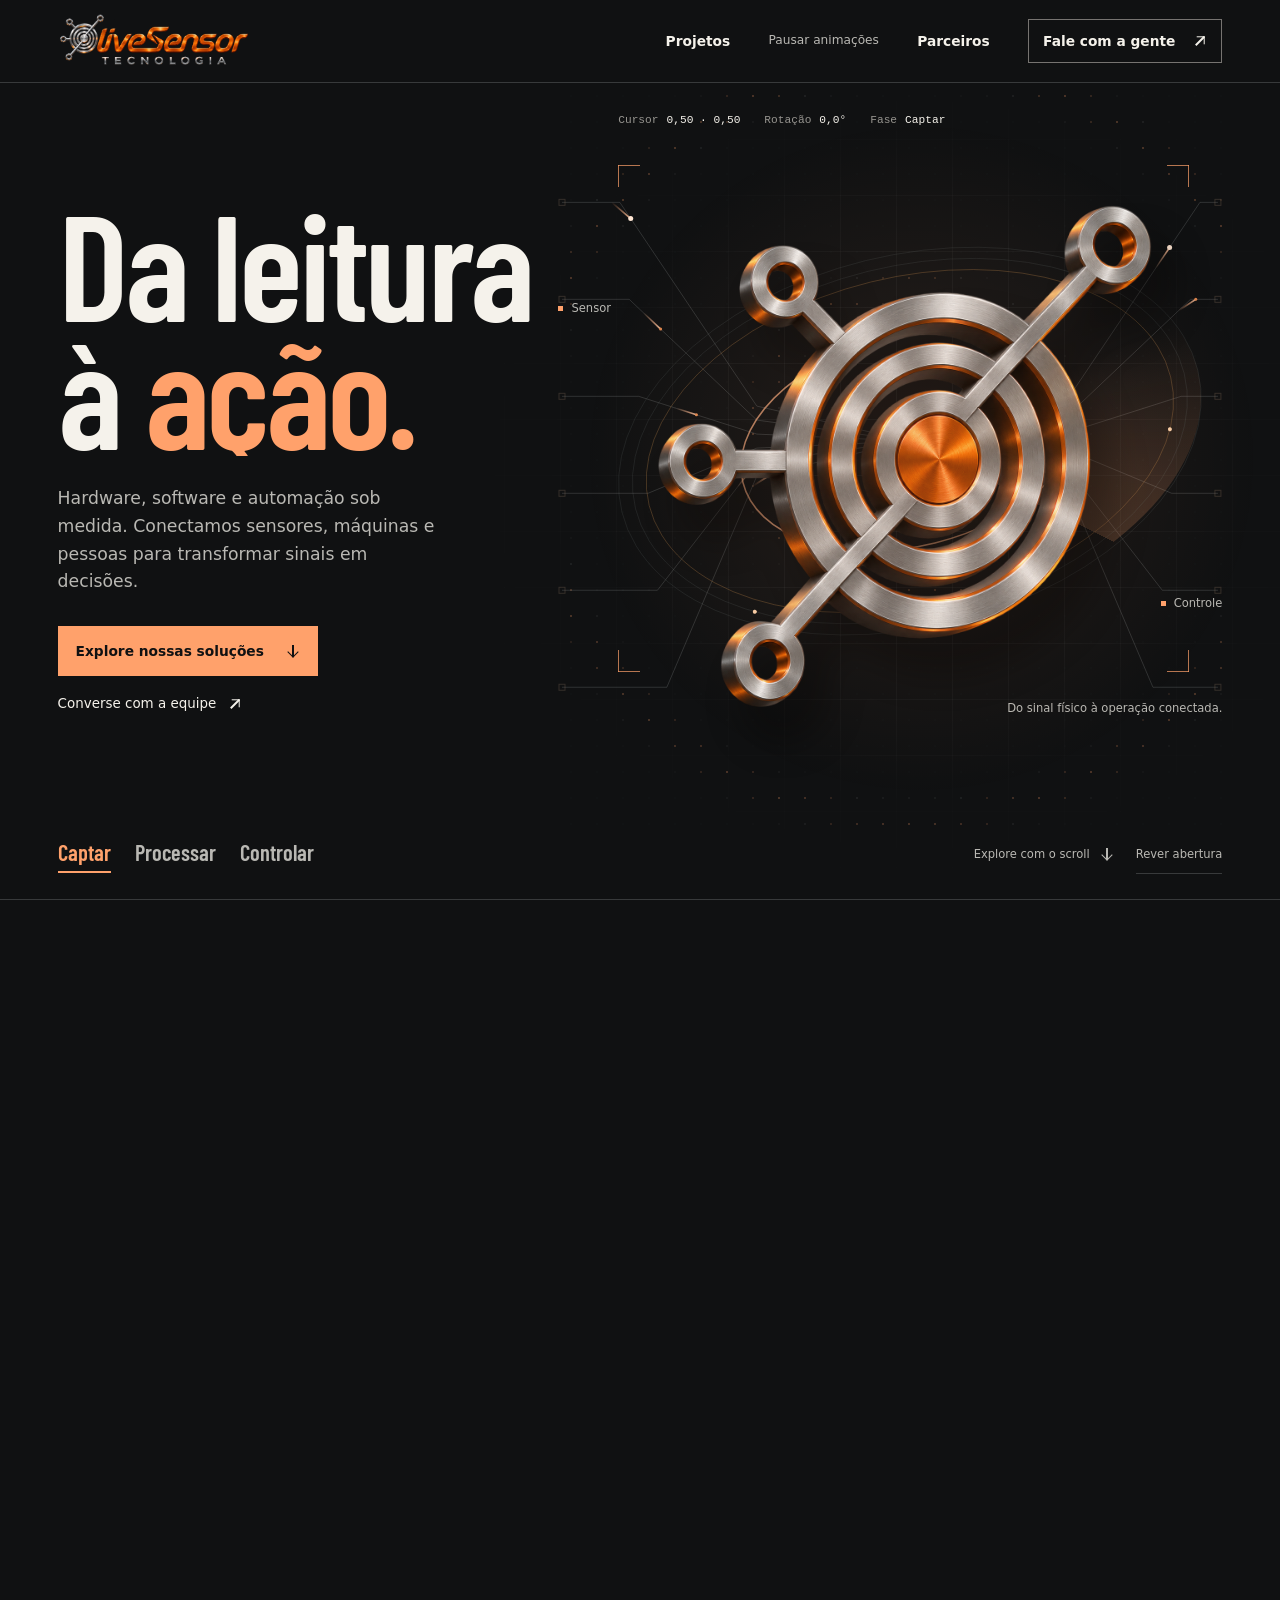
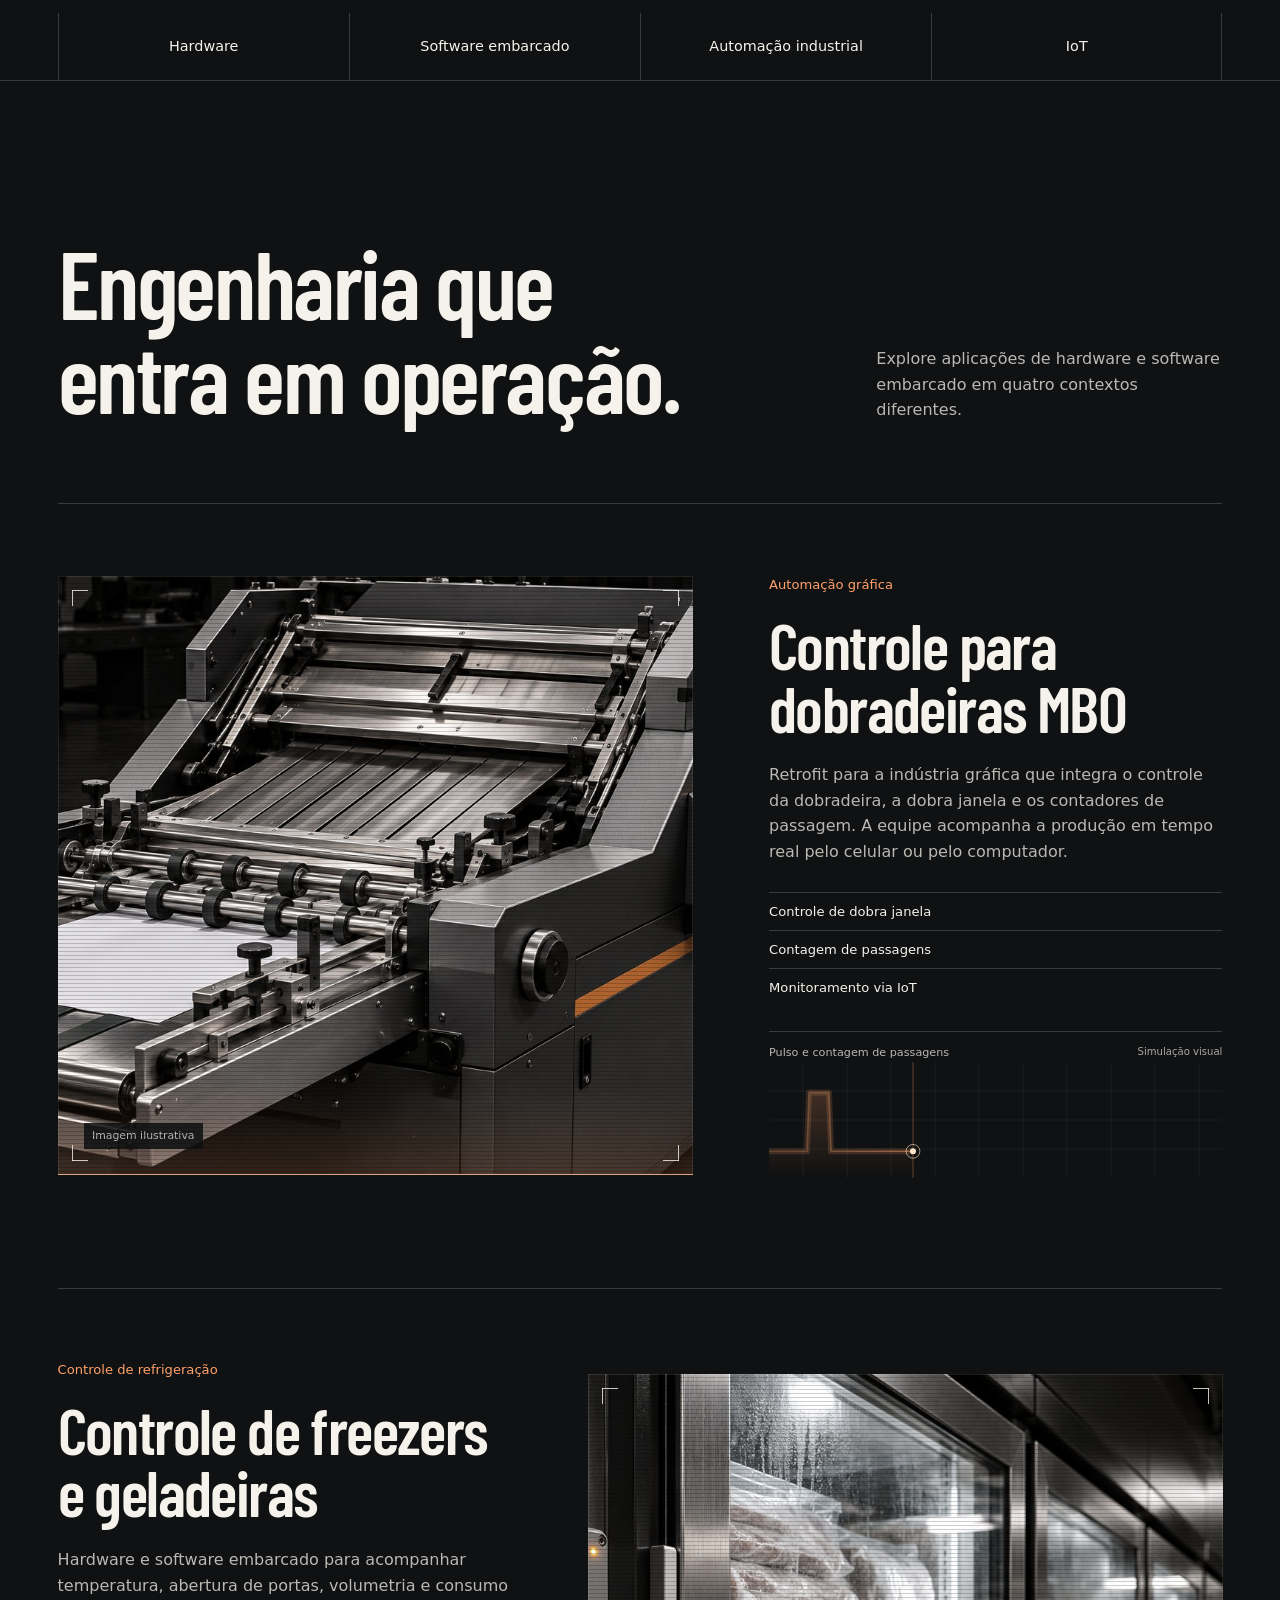
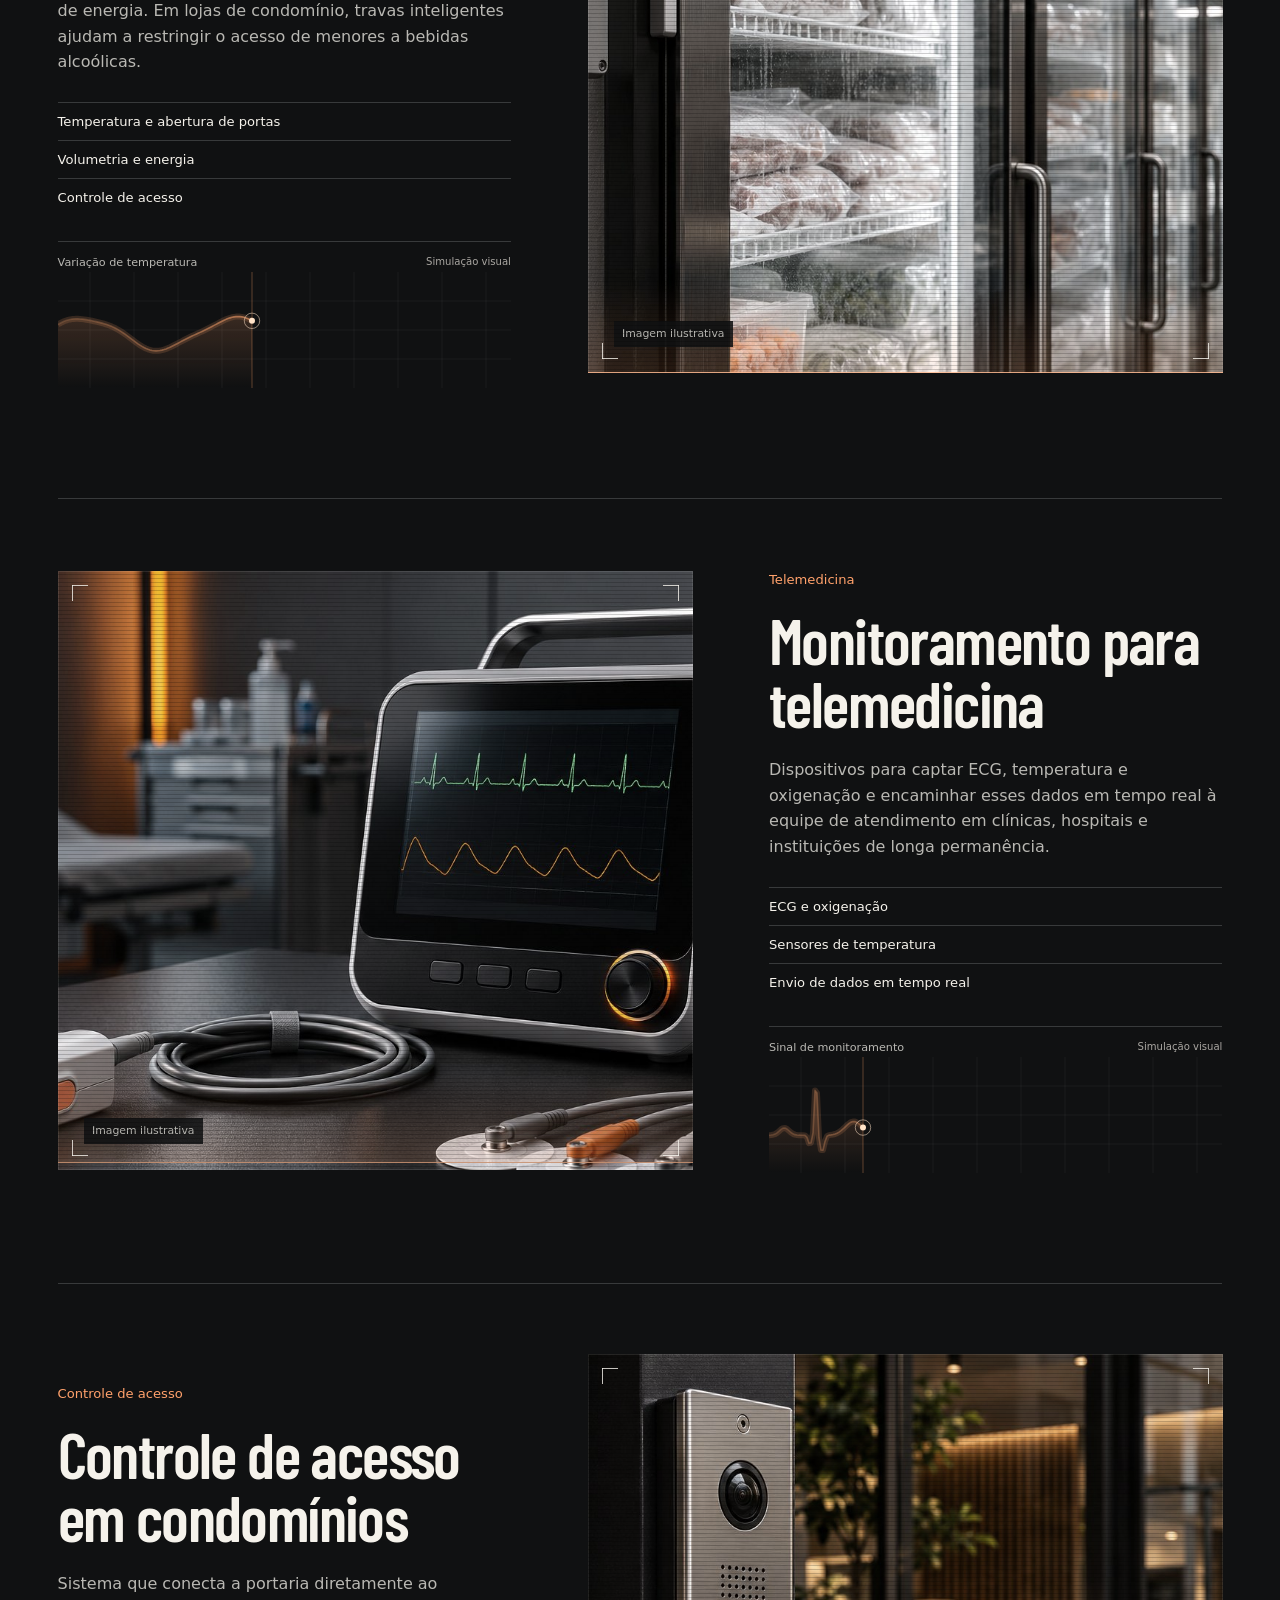
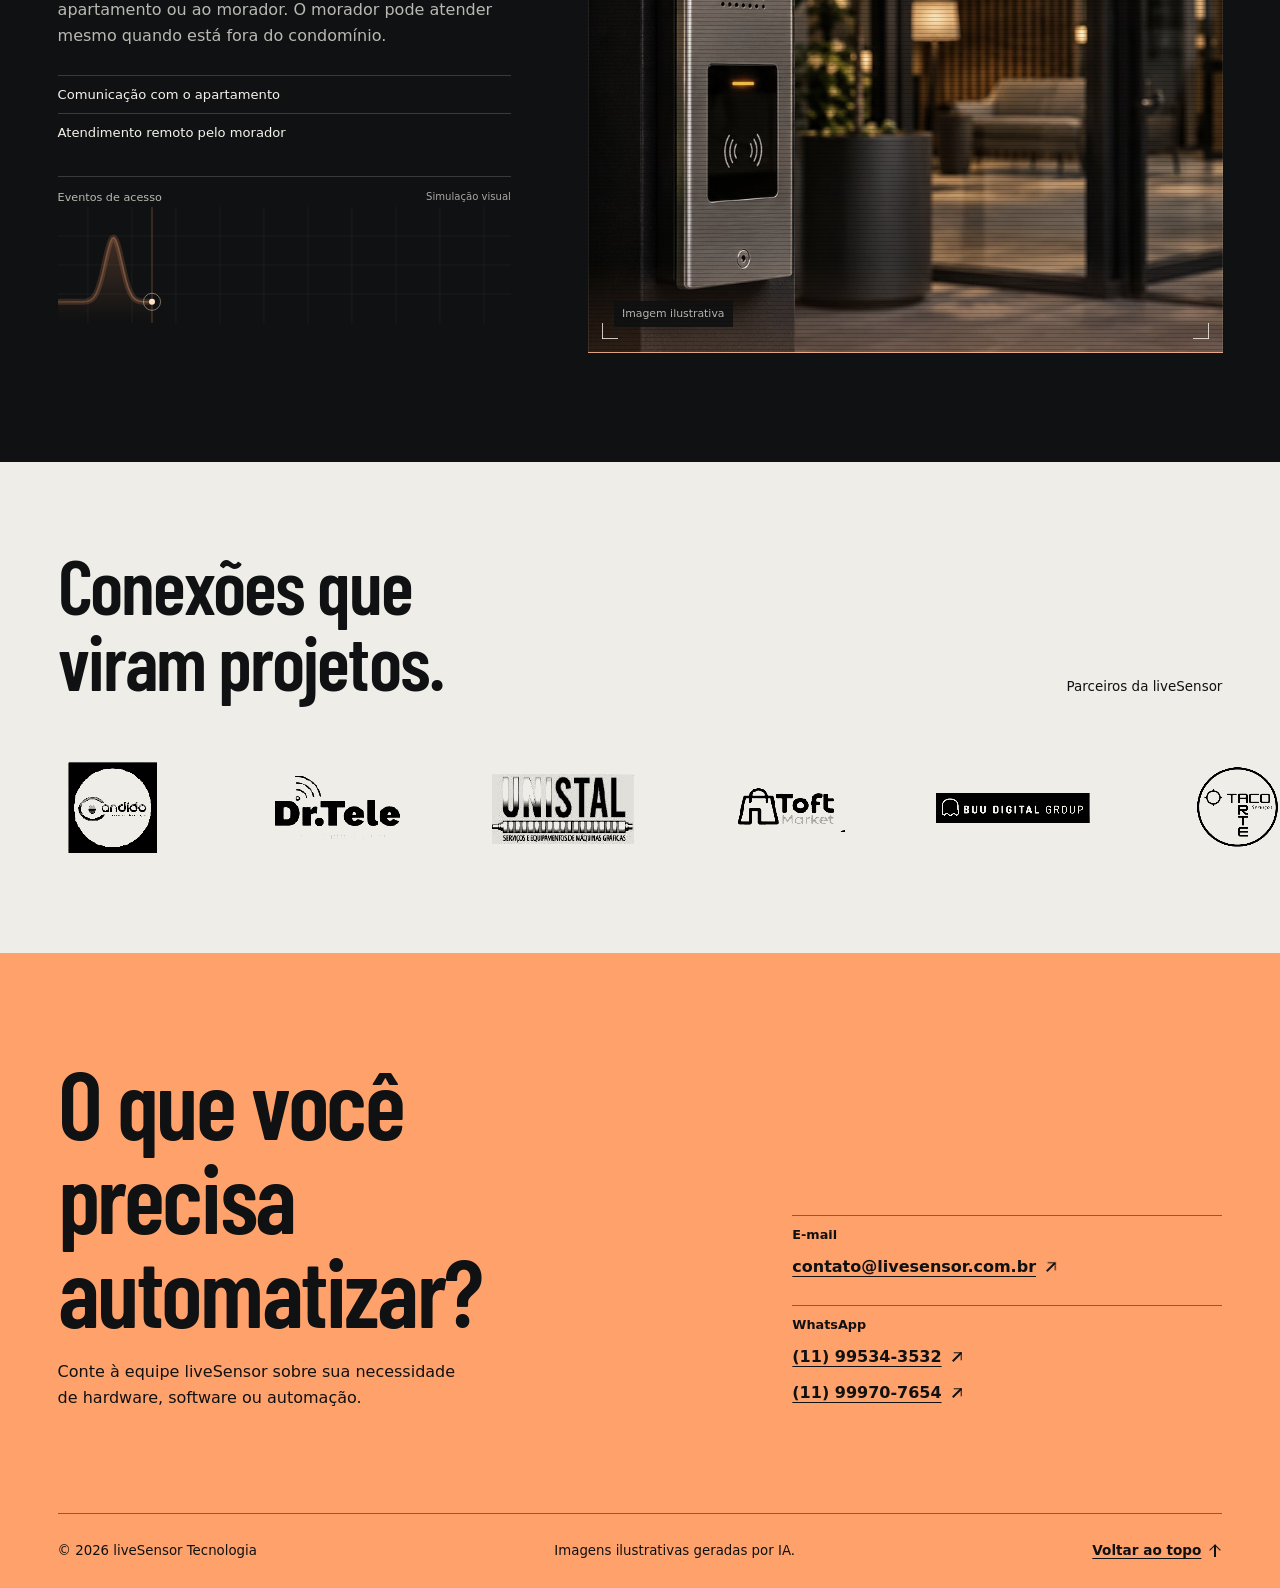
<file: index.html>
<!doctype html>
<html lang="pt-BR">
<head>
  <meta charset="utf-8">
  <meta name="viewport" content="width=device-width, initial-scale=1">
  <meta name="theme-color" content="#141414">
  <meta name="description" content="liveSensor Tecnologia. Engenharia de hardware, software embarcado, automação industrial e IoT sob medida.">
  <title>liveSensor | Da leitura à ação</title>
  <link rel="stylesheet" href="assets/lenis.css">
  <link rel="stylesheet" href="styles.css">
  <script src="assets/lenis.min.js" defer></script>
  <script src="script.js" defer></script>
</head>
<body id="topo">
  <a class="skip-link" href="#conteudo">Pular para o conteúdo</a>

  <header class="header">
    <div class="frame header-inner">
      <a class="brand" href="#topo" aria-label="liveSensor Tecnologia, início">
        <img src="assets/logo-3d.png" width="2173" height="724" alt="liveSensor Tecnologia">
      </a>
      <button class="menu-toggle" type="button" aria-controls="main-navigation" aria-expanded="false" hidden>Menu <span class="menu-mark" aria-hidden="true"></span></button>
      <nav class="main-nav" id="main-navigation" aria-label="Navegação principal">
        <a href="#portfolio">Projetos</a>
        <button class="motion-toggle" type="button" aria-pressed="false" hidden>Pausar animações</button>
        <a href="#parceiros">Parceiros</a>
        <a class="nav-contact" href="#contato">Fale com a gente <span class="arrow arrow-up-right" aria-hidden="true"></span></a>
      </nav>
    </div>
  </header>

  <main id="conteudo" tabindex="-1">
    
    <section class="hero-scroll" aria-labelledby="hero-title">
      <div class="hero-sticky">
        <div class="hero-stage frame">
          <div class="hero-copy">
            <h1 id="hero-title">Da leitura<br>à <em>ação.</em></h1>
            <p>Hardware, software e automação sob medida. Conectamos sensores, máquinas e pessoas para transformar sinais em decisões.</p>
            <div class="hero-actions">
              <a class="button button-primary" href="#portfolio">Explore nossas soluções <span class="arrow arrow-down" aria-hidden="true"></span></a>
              <a class="hero-contact" href="#contato">Converse com a equipe <span class="arrow arrow-up-right" aria-hidden="true"></span></a>
            </div>
          </div>
          <div class="signal-scene" aria-label="Representação do fluxo entre sensores, processamento e controle">
            <canvas id="signal-field" aria-hidden="true"></canvas>
            <div class="sensor-perspective">
              <div class="sensor-float">
                <img class="sensor-emblem" src="assets/sensor-3d.png" alt="Símbolo liveSensor com anéis de titânio e núcleo em cobre" width="1280" height="1280" fetchpriority="high">
                <span class="sensor-sheen" aria-hidden="true"></span>
              </div>
            </div>
            <span class="scan-beam" aria-hidden="true"></span>
            <span class="hud-frame" aria-hidden="true"></span>
            <dl class="hud-readout" aria-hidden="true">
              <div><dt>Cursor</dt><dd data-hud="cursor">0,50 · 0,50</dd></div>
              <div><dt>Rotação</dt><dd data-hud="rot">0,0°</dd></div>
              <div><dt>Fase</dt><dd data-hud="phase">Captar</dd></div>
            </dl>
            <div class="node-label node-input"><span></span>Sensor</div>
            <div class="node-label node-output"><span></span>Controle</div>
            <div class="scene-caption">Do sinal físico à operação conectada.</div>
          </div>
          <div class="hero-bottom">
            <ol class="signal-steps" aria-label="Etapas de uma solução conectada">
              <li class="is-active">Captar</li><li>Processar</li><li>Controlar</li>
            </ol>
            <div class="intro-controls"><span>Explore com o scroll <span class="arrow arrow-down" aria-hidden="true"></span></span><button type="button" class="replay-intro" hidden>Rever abertura</button></div>
          </div>
        </div>
      </div>
    </section>
    <div class="capabilities">
      <ul class="frame capability-list" aria-label="Áreas de atuação">
        <li>Hardware</li>
        <li>Software embarcado</li>
        <li>Automação industrial</li>
        <li>IoT</li>
      </ul>
    </div>

    
    <section class="portfolio" id="portfolio" aria-labelledby="portfolio-title">
      <div class="frame section-heading">
        <h2 id="portfolio-title">Engenharia que<br>entra em operação.</h2>
        <p>Explore aplicações de hardware e software embarcado em quatro contextos diferentes.</p>
      </div>
      <div class="frame projects"><article class="project-section" id="case-mbo" aria-labelledby="mbo-title">
          <figure class="project-media">
            <img src="assets/mbo-ilustracao.jpg" alt="Dobradeira de papel industrial com painel de controle e sistema de alimentação" width="1536" height="1024" loading="lazy" decoding="async">
            <figcaption>Imagem ilustrativa</figcaption>
          </figure>
          <div class="project-content">
            <p class="project-category">Automação gráfica</p><h3 id="mbo-title">Controle para dobradeiras MBO</h3>
            <p>Retrofit para a indústria gráfica que integra o controle da dobradeira, a dobra janela e os contadores de passagem. A equipe acompanha a produção em tempo real pelo celular ou pelo computador.</p>
            <ul class="case-details" aria-label="Recursos">
              <li>Controle de dobra janela</li>
              <li>Contagem de passagens</li>
              <li>Monitoramento via IoT</li>
            </ul><figure class="signal-graph"><figcaption>Pulso e contagem de passagens<span>Simulação visual</span></figcaption><canvas data-graph="pulse" role="img" aria-label="Gráfico ilustrativo de pulso e contagem de passagens"></canvas></figure>
          </div>
        </article>
<article class="project-section" id="case-freezer" aria-labelledby="freezer-title">
          <figure class="project-media">
            <img src="assets/freezer-ilustracao.jpg" alt="Freezers comerciais com portas de vidro e sensor instalado junto à porta" width="1536" height="1024" loading="lazy" decoding="async">
            <figcaption>Imagem ilustrativa</figcaption>
          </figure>
          <div class="project-content">
            <p class="project-category">Controle de refrigeração</p><h3 id="freezer-title">Controle de freezers e geladeiras</h3>
            <p>Hardware e software embarcado para acompanhar temperatura, abertura de portas, volumetria e consumo de energia. Em lojas de condomínio, travas inteligentes ajudam a restringir o acesso de menores a bebidas alcoólicas.</p>
            <ul class="case-details" aria-label="Recursos">
              <li>Temperatura e abertura de portas</li>
              <li>Volumetria e energia</li>
              <li>Controle de acesso</li>
            </ul><figure class="signal-graph"><figcaption>Variação de temperatura<span>Simulação visual</span></figcaption><canvas data-graph="temperature" role="img" aria-label="Gráfico ilustrativo de variação de temperatura"></canvas></figure>
          </div>
        </article>
<article class="project-section" id="case-telemedicina" aria-labelledby="telemedicina-title">
          <figure class="project-media">
            <img src="assets/telemedicina-ilustracao.jpg" alt="Monitor multiparamétrico com traçado de ECG e sensor de oxigenação" width="1536" height="1024" loading="lazy" decoding="async">
            <figcaption>Imagem ilustrativa</figcaption>
          </figure>
          <div class="project-content">
            <p class="project-category">Telemedicina</p><h3 id="telemedicina-title">Monitoramento para telemedicina</h3>
            <p>Dispositivos para captar ECG, temperatura e oxigenação e encaminhar esses dados em tempo real à equipe de atendimento em clínicas, hospitais e instituições de longa permanência.</p>
            <ul class="case-details" aria-label="Recursos">
              <li>ECG e oxigenação</li>
              <li>Sensores de temperatura</li>
              <li>Envio de dados em tempo real</li>
            </ul><figure class="signal-graph"><figcaption>Sinal de monitoramento<span>Simulação visual</span></figcaption><canvas data-graph="ecg" role="img" aria-label="Gráfico ilustrativo de sinal de monitoramento"></canvas></figure>
          </div>
        </article>
<article class="project-section" id="case-portaria" aria-labelledby="portaria-title">
          <figure class="project-media">
            <img src="assets/portaria-ilustracao.jpg" alt="Interfone com câmera e leitor de acesso na entrada de um condomínio" width="1536" height="1024" loading="lazy" decoding="async">
            <figcaption>Imagem ilustrativa</figcaption>
          </figure>
          <div class="project-content">
            <p class="project-category">Controle de acesso</p><h3 id="portaria-title">Controle de acesso em condomínios</h3>
            <p>Sistema que conecta a portaria diretamente ao apartamento ou ao morador. O morador pode atender mesmo quando está fora do condomínio.</p>
            <ul class="case-details" aria-label="Recursos">
              <li>Comunicação com o apartamento</li>
              <li>Atendimento remoto pelo morador</li>
            </ul><figure class="signal-graph"><figcaption>Eventos de acesso<span>Simulação visual</span></figcaption><canvas data-graph="access" role="img" aria-label="Gráfico ilustrativo de eventos de acesso"></canvas></figure>
          </div>
        </article></div>
    </section>
    <section class="partners" id="parceiros" aria-labelledby="partners-title">
      
      <div class="frame partners-heading"><h2 id="partners-title">Conexões que<br>viram projetos.</h2><p>Parceiros da liveSensor</p></div>
      <div class="partner-marquee" aria-label="Logotipos dos parceiros">
        <div class="partner-belt"><ul class="partner-strip" aria-label="Empresas parceiras">
          <li><span class="partner-logo" style="--logo-size: 90px; --crop: 126 / 130; --image-width: 857.143%; --image-left: -156.349%; --image-top: -57.692%"><img src="assets/parceiros.jpg" alt="Cândido" width="1080" height="424" loading="lazy" decoding="async"></span></li>
          <li><span class="partner-logo" style="--logo-size: 134px; --crop: 177 / 94; --image-width: 610.169%; --image-left: -212.994%; --image-top: -42.553%"><img src="assets/parceiros.jpg" alt="Dr.Tele" width="1080" height="424" loading="lazy" decoding="async"></span></li>
          <li><span class="partner-logo" style="--logo-size: 145px; --crop: 208 / 103; --image-width: 519.231%; --image-left: -275.962%; --image-top: -77.670%"><img src="assets/parceiros.jpg" alt="Unistal" width="1080" height="424" loading="lazy" decoding="async"></span></li>
          <li><span class="partner-logo" style="--logo-size: 114px; --crop: 153 / 64; --image-width: 705.882%; --image-left: -225.490%; --image-top: -223.438%"><img src="assets/parceiros.jpg" alt="Toft Market" width="1080" height="424" loading="lazy" decoding="async"></span></li>
          <li><span class="partner-logo" style="--logo-size: 180px; --crop: 309 / 63; --image-width: 349.515%; --image-left: -42.071%; --image-top: -344.444%"><img src="assets/parceiros.jpg" alt="BUU Digital Group" width="1080" height="424" loading="lazy" decoding="async"></span></li>
          <li><span class="partner-logo" style="--logo-size: 84px; --crop: 144 / 142; --image-width: 750.000%; --image-left: -307.639%; --image-top: -142.254%"><img src="assets/parceiros.jpg" alt="Taco Arte Serviços" width="1080" height="424" loading="lazy" decoding="async"></span></li>
          <li><span class="partner-logo" style="--logo-size: 96px; --crop: 124 / 76; --image-width: 870.968%; --image-left: -499.194%; --image-top: -251.316%"><img src="assets/parceiros.jpg" alt="U Digital" width="1080" height="424" loading="lazy" decoding="async"></span></li>
          <li><span class="partner-logo" style="--logo-size: 138px; --crop: 215 / 90; --image-width: 502.326%; --image-left: -277.674%; --image-top: -301.111%"><img src="assets/parceiros.jpg" alt="Marmisco Congelados" width="1080" height="424" loading="lazy" decoding="async"></span></li>
          <li><span class="partner-logo" style="--logo-size: 104px; --crop: 150 / 109; --image-width: 720.000%; --image-left: -522.667%; --image-top: -144.954%"><img src="assets/parceiros.jpg" alt="Bux Mineiro" width="1080" height="424" loading="lazy" decoding="async"></span></li>
        </ul><ul class="partner-strip" aria-hidden="true">
          <li><span class="partner-logo" style="--logo-size: 90px; --crop: 126 / 130; --image-width: 857.143%; --image-left: -156.349%; --image-top: -57.692%"><img src="assets/parceiros.jpg" alt="" width="1080" height="424" loading="lazy" decoding="async"></span></li>
          <li><span class="partner-logo" style="--logo-size: 134px; --crop: 177 / 94; --image-width: 610.169%; --image-left: -212.994%; --image-top: -42.553%"><img src="assets/parceiros.jpg" alt="" width="1080" height="424" loading="lazy" decoding="async"></span></li>
          <li><span class="partner-logo" style="--logo-size: 145px; --crop: 208 / 103; --image-width: 519.231%; --image-left: -275.962%; --image-top: -77.670%"><img src="assets/parceiros.jpg" alt="" width="1080" height="424" loading="lazy" decoding="async"></span></li>
          <li><span class="partner-logo" style="--logo-size: 114px; --crop: 153 / 64; --image-width: 705.882%; --image-left: -225.490%; --image-top: -223.438%"><img src="assets/parceiros.jpg" alt="" width="1080" height="424" loading="lazy" decoding="async"></span></li>
          <li><span class="partner-logo" style="--logo-size: 180px; --crop: 309 / 63; --image-width: 349.515%; --image-left: -42.071%; --image-top: -344.444%"><img src="assets/parceiros.jpg" alt="" width="1080" height="424" loading="lazy" decoding="async"></span></li>
          <li><span class="partner-logo" style="--logo-size: 84px; --crop: 144 / 142; --image-width: 750.000%; --image-left: -307.639%; --image-top: -142.254%"><img src="assets/parceiros.jpg" alt="" width="1080" height="424" loading="lazy" decoding="async"></span></li>
          <li><span class="partner-logo" style="--logo-size: 96px; --crop: 124 / 76; --image-width: 870.968%; --image-left: -499.194%; --image-top: -251.316%"><img src="assets/parceiros.jpg" alt="" width="1080" height="424" loading="lazy" decoding="async"></span></li>
          <li><span class="partner-logo" style="--logo-size: 138px; --crop: 215 / 90; --image-width: 502.326%; --image-left: -277.674%; --image-top: -301.111%"><img src="assets/parceiros.jpg" alt="" width="1080" height="424" loading="lazy" decoding="async"></span></li>
          <li><span class="partner-logo" style="--logo-size: 104px; --crop: 150 / 109; --image-width: 720.000%; --image-left: -522.667%; --image-top: -144.954%"><img src="assets/parceiros.jpg" alt="" width="1080" height="424" loading="lazy" decoding="async"></span></li>
        </ul></div>
      </div>
    </section>
  </main>

  <footer class="footer" id="contato">
    <div class="frame footer-main">
      <div>
        <h2>O que você precisa automatizar?</h2>
        <p>Conte à equipe liveSensor sobre sua necessidade de hardware, software ou automação.</p>
      </div>
      <div class="contact-links">
        <div class="contact-group">
          <h3>E-mail</h3>
          <a href="mailto:contato@livesensor.com.br">contato@livesensor.com.br <span class="arrow arrow-up-right" aria-hidden="true"></span></a>
        </div>
        <div class="contact-group">
          <h3>WhatsApp</h3>
          <a href="https://wa.me/5511995343532" target="_blank" rel="noopener noreferrer" aria-label="WhatsApp (11) 99534-3532">(11) 99534-3532 <span class="arrow arrow-up-right" aria-hidden="true"></span></a>
          <a href="https://wa.me/5511999707654" target="_blank" rel="noopener noreferrer" aria-label="WhatsApp (11) 99970-7654">(11) 99970-7654 <span class="arrow arrow-up-right" aria-hidden="true"></span></a>
        </div>
      </div>
    </div>
    <div class="frame footer-bottom">
      <small>© <span id="current-year">2026</span> liveSensor Tecnologia</small>
      <small>Imagens ilustrativas geradas por IA.</small>
      <a href="#topo">Voltar ao topo <span class="arrow arrow-up" aria-hidden="true"></span></a>
    </div>
  </footer>
</body>
</html>
</file>
<file: assets/lenis.css>
html.lenis,
html.lenis body {
  height: auto;
}

.lenis:not(.lenis-autoToggle).lenis-stopped {
  overflow: clip;
}

.lenis [data-lenis-prevent],
.lenis [data-lenis-prevent-wheel],
.lenis [data-lenis-prevent-touch],
.lenis [data-lenis-prevent-vertical],
.lenis [data-lenis-prevent-horizontal] {
  overscroll-behavior: contain;
}

.lenis.lenis-smooth iframe {
  pointer-events: none;
}

.lenis.lenis-autoToggle {
  transition-property: overflow;
  transition-duration: 1ms;
  transition-behavior: allow-discrete;
}
</file>
<file: styles.css>
@font-face{font-family:"Barlow Condensed";src:url("assets/BarlowCondensed-SemiBold.ttf") format("truetype");font-weight:600;font-display:swap}
:root{
  color-scheme:dark;
  --ink:#101112;
  --surface:#181a1c;
  --white:#f5f2eb;
  --muted:#b9b8b3;
  --accent:#ffa16b;
  --line:#383a3b;
  --paper:#efede7;
  --gutter:clamp(20px,4.5vw,80px);
  --display:"Barlow Condensed","Arial Narrow",sans-serif;
}
*{box-sizing:border-box}
[hidden]{display:none!important}
html{scroll-padding-top:94px}
body{margin:0;background:var(--ink);color:var(--white);font-family:Inter,"Segoe UI",system-ui,sans-serif;line-height:1.6}
figure,h1,h2,h3,p,ul,ol{margin:0}
a{color:inherit;text-underline-offset:.25em}
button{font:inherit;color:inherit}
a,button{touch-action:manipulation;-webkit-tap-highlight-color:transparent}
img{display:block;max-width:100%;height:auto}
::selection{background:var(--accent);color:var(--ink)}
:focus-visible{outline:2px solid var(--accent);outline-offset:5px}
.frame{width:min(100% - 2 * var(--gutter),1440px);margin-inline:auto}
.skip-link{position:fixed;z-index:20;top:12px;left:12px;background:var(--paper);color:var(--ink);padding:12px;clip-path:inset(50%)}
.skip-link:focus{clip-path:none}
h1,h2,h3{font-family:var(--display);font-weight:600;line-height:.98;letter-spacing:-.025em}
.header{position:sticky;top:0;z-index:10;background:var(--ink);border-bottom:1px solid var(--line)}
.header-inner{min-height:82px;display:flex;align-items:center;justify-content:space-between;gap:25px}
.brand{display:block;flex:none}
.brand img{width:192px;height:64px;object-fit:contain}
.main-nav{display:flex;align-items:center;gap:clamp(16px,3vw,43px);font-size:.86rem}
.main-nav a{text-decoration:none;font-weight:600}
.main-nav a:hover{color:var(--accent)}
.nav-contact{display:inline-flex;align-items:center;gap:18px;border:1px solid #767370;padding:10px 14px}
.motion-toggle{border:0;background:none;padding:10px 0;color:var(--muted);cursor:pointer;font-size:.76rem}
.motion-toggle:hover{color:var(--accent)}
.menu-toggle{display:none}
.hero-scroll{height:170svh;position:relative}
.hero-sticky{position:sticky;top:83px;height:calc(100svh - 83px);min-height:540px;overflow:hidden;border-bottom:1px solid var(--line)}
.hero-stage{height:100%;min-height:540px;padding-bottom:70px;position:relative;display:grid;grid-template-columns:43% 57%;align-items:center;perspective:1400px}
.hero-copy{position:relative;z-index:2;transform:translateY(calc(var(--hero-progress,0) * -32px))}
.hero-copy h1{font-size:clamp(5.5rem,11.7vw,11rem);line-height:.86;letter-spacing:-.025em}
.hero-copy em{font-style:normal;color:var(--accent)}
.hero-copy>p{max-width:35ch;margin-top:30px;color:var(--muted);font-size:clamp(1rem,1.35vw,1.2rem)}
.hero-actions{display:flex;flex-direction:column;align-items:flex-start;gap:17px;margin-top:30px}
.button{display:inline-flex;align-items:center;justify-content:space-between;gap:22px;min-height:50px;padding:12px 18px;text-decoration:none;font-size:.86rem;font-weight:650}
.button-primary{background:var(--accent);color:var(--ink);transition:background-color .2s}
.button-primary:hover{background:#ffc09a}
.hero-contact{display:inline-flex;align-items:center;gap:12px;font-size:.84rem;text-decoration:none}
.hero-contact:hover{text-decoration:underline}
.signal-scene{position:relative;height:100%;min-height:530px;isolation:isolate}
#signal-field{position:absolute;inset:0;width:100%;height:100%;z-index:-1}
.sensor-perspective{position:absolute;left:13%;right:7%;top:15%;bottom:17%;display:grid;place-items:center;transform-style:preserve-3d;transform:rotateX(var(--pointer-y,0deg)) rotateY(var(--pointer-x,0deg)) rotateZ(calc(var(--hero-progress,0) * 15deg)) scale(calc(1 + var(--hero-progress,0) * .1));transition:transform .35s cubic-bezier(.2,.7,.2,1)}
.sensor-float{position:relative;max-height:100%;width:100%;transform:translateY(0);animation:sensor-float 7s ease-in-out infinite;filter:drop-shadow(22px 34px 18px #0006)}
.sensor-emblem{width:100%;max-height:58svh;object-fit:contain;--edge:calc((var(--scan) - var(--em-off,13%)) * var(--em-k,1.25));-webkit-mask-image:linear-gradient(90deg,#000 calc(var(--edge) - 4%),transparent var(--edge));mask-image:linear-gradient(90deg,#000 calc(var(--edge) - 4%),transparent var(--edge))}
.sensor-sheen{position:absolute;inset:3%;border-radius:50%;background:linear-gradient(110deg,transparent 35%,#fff6 49%,transparent 62%);mix-blend-mode:soft-light;opacity:0;pointer-events:none}
.node-label{position:absolute;font-size:.72rem;display:flex;gap:8px;align-items:center;color:var(--muted)}
.node-label span{width:5px;height:5px;background:var(--accent)}
.node-input{top:29%;left:0}
.node-output{right:0;bottom:29%}
.scene-caption{position:absolute;bottom:15%;right:0;font-size:.72rem;color:var(--muted)}
.hero-bottom{position:absolute;bottom:25px;inset-inline:0;display:flex;align-items:center;justify-content:space-between;gap:20px}
.signal-steps{list-style:none;padding:0;display:flex;gap:24px;font-family:var(--display);font-size:1.4rem}
.signal-steps li{border-bottom:2px solid transparent;color:var(--muted);transition:color .3s,border-color .3s}
.signal-steps li.is-active{color:var(--accent);border-color:var(--accent)}
.intro-controls{display:flex;gap:22px;align-items:center;color:var(--muted);font-size:.72rem}
.intro-controls>span{display:flex;align-items:center;gap:10px}
.replay-intro{background:none;border:0;border-bottom:1px solid var(--line);font-size:inherit;cursor:pointer;padding:10px 0}
.replay-intro:hover{color:var(--white)}
/* Precision scanner: one beam crosses the stage and switches the scene on. */
@property --scan{syntax:"<percentage>";inherits:true;initial-value:140%}
html{scrollbar-color:#5a5247 var(--ink)}
.header::after{content:"";position:absolute;inset:auto 0 -1px;height:2px;background:var(--accent);transform-origin:left;transform:scaleX(var(--page-progress,0))}
.hero-sticky::before,.hero-sticky::after{content:"";position:absolute;inset:0;pointer-events:none}
.hero-sticky::before{background-image:linear-gradient(#ffffff0f 1px,transparent 1px),linear-gradient(90deg,#ffffff0f 1px,transparent 1px);background-size:56px 56px;-webkit-mask-image:radial-gradient(340px circle at var(--mx,72%) var(--my,46%),#000,transparent),radial-gradient(ellipse 40% 55% at 72% 48%,#0009,transparent);mask-image:radial-gradient(340px circle at var(--mx,72%) var(--my,46%),#000,transparent),radial-gradient(ellipse 40% 55% at 72% 48%,#0009,transparent)}
.hero-sticky::after{background:radial-gradient(520px circle at var(--mx,72%) var(--my,46%),#ffa16b1a,transparent 65%)}
.scan-beam{position:absolute;z-index:3;top:4%;bottom:8%;left:var(--scan);width:2px;background:linear-gradient(180deg,transparent,var(--accent) 18%,#fff1e4 50%,var(--accent) 82%,transparent);opacity:0;pointer-events:none}
.scan-beam::before{content:"";position:absolute;inset:0 100% 0 auto;width:160px;background:linear-gradient(90deg,transparent,#ffa16b33)}
.hud-frame,.media-hud::before{--c:#ffa16bb3;--b:22px;background:linear-gradient(var(--c),var(--c)) 0 0/var(--b) 1px,linear-gradient(var(--c),var(--c)) 0 0/1px var(--b),linear-gradient(var(--c),var(--c)) 100% 0/var(--b) 1px,linear-gradient(var(--c),var(--c)) 100% 0/1px var(--b),linear-gradient(var(--c),var(--c)) 0 100%/var(--b) 1px,linear-gradient(var(--c),var(--c)) 0 100%/1px var(--b),linear-gradient(var(--c),var(--c)) 100% 100%/var(--b) 1px,linear-gradient(var(--c),var(--c)) 100% 100%/1px var(--b);background-repeat:no-repeat}
.hud-frame{position:absolute;inset:11% 5% 21% 9%;pointer-events:none}
.hud-readout{position:absolute;top:4%;left:9%;right:5%;margin:0;display:flex;flex-wrap:wrap;gap:4px 24px;font:500 .7rem/1.3 ui-monospace,"Cascadia Mono",Consolas,monospace;font-variant-numeric:tabular-nums}
.hud-readout div{display:flex;gap:8px}
.hud-readout dt{color:#96948f}
.hud-readout dd{margin:0;color:var(--white)}
.intro-running .signal-scene{animation:scan-pass 1.7s .15s cubic-bezier(.65,0,.35,1) both}
.intro-running .scan-beam{animation:beam-life 1.7s .15s both}
.intro-running .sensor-emblem{animation:power-on 2.2s .15s cubic-bezier(.16,1,.3,1) both}
.intro-running .sensor-sheen{animation:sheen 2.8s 1.2s both}
.intro-running .hero-copy h1{animation:headline-in 1.3s cubic-bezier(.16,1,.3,1) both}
.intro-running .hero-copy em{animation:ignite 1.5s .75s both}
.intro-running .hero-copy>p,.intro-running .hero-actions{animation:rise-in 1s .55s cubic-bezier(.16,1,.3,1) both}
.intro-running .hero-actions{animation-delay:.7s}
.intro-running .hud-frame{animation:lock-on 1.2s 1.2s cubic-bezier(.16,1,.3,1) both}
.intro-running .hud-readout,.intro-running .node-label,.intro-running .scene-caption{animation:rise-in .8s 1.6s cubic-bezier(.16,1,.3,1) both}
@keyframes scan-pass{from{--scan:-6%}to{--scan:140%}}
@keyframes beam-life{0%,100%{opacity:0}8%,85%{opacity:1}}
@keyframes power-on{0%{transform:scale(.9);filter:saturate(0) brightness(2.4) blur(6px)}55%{filter:saturate(.3) brightness(1.7) blur(0)}100%{transform:scale(1);filter:saturate(1) brightness(1) blur(0)}}
@keyframes ignite{0%,12%{opacity:0}13%,20%{opacity:1}21%,30%{opacity:.25}31%,38%{opacity:1}39%,44%{opacity:.5}45%{opacity:1;text-shadow:0 0 42px #ffa16bcc}100%{opacity:1;text-shadow:0 0 42px #ffa16b00}}
@keyframes rise-in{from{opacity:0;transform:translateY(18px);filter:blur(6px)}}
@keyframes lock-on{from{opacity:0;transform:scale(1.18)}}
@keyframes beam-x{0%{left:0;opacity:1}85%{opacity:1}100%{left:100%;opacity:0}}
.media-hud{position:absolute;inset:0;z-index:1;pointer-events:none;background:repeating-linear-gradient(0deg,transparent 0 3px,#00000030 3px 4px)}
.media-hud::before{content:"";position:absolute;inset:14px;--c:#f5f2ebcc;--b:16px}
.media-hud::after{content:"";position:absolute;inset:0 auto 0 0;width:2px;background:#ffd9bf;box-shadow:-24px 0 46px 14px #ffa16b4d;opacity:0}
.is-revealed .media-hud::after{animation:beam-x 1.2s cubic-bezier(.16,1,.3,1)}
.media-cross,.media-coord{position:absolute;left:var(--cx,50%);top:var(--cy,50%);opacity:0;transition:opacity .3s}
.media-cross::before,.media-cross::after{content:"";position:absolute;background:#ffa16bb3}
.media-cross::before{left:-200vw;width:400vw;height:1px}
.media-cross::after{top:-200vh;height:400vh;width:1px}
.media-coord{translate:10px 8px;padding:2px 6px;background:#101112e6;color:var(--white);font:500 .7rem/1.4 ui-monospace,"Cascadia Mono",Consolas,monospace;font-variant-numeric:tabular-nums;white-space:nowrap}
@media(hover:hover){.project-media:hover .media-cross,.project-media:hover .media-coord{opacity:1}}
body[data-motion="paused"] .media-cross,body[data-motion="paused"] .media-coord{display:none}
@keyframes headline-in{from{clip-path:inset(0 100% 0 0);transform:translateX(-18px)}to{clip-path:inset(0);transform:translateX(0)}}
@keyframes sheen{0%,100%{opacity:0;transform:translateX(-30%)}40%{opacity:.5}75%{opacity:0;transform:translateX(30%)}}
@keyframes sensor-float{50%{transform:translateY(-12px) rotate(-2deg)}}
.arrow{position:relative;display:inline-block;flex:none;width:14px;height:14px;transform:rotate(var(--angle,0deg))}
.arrow::before{content:"";position:absolute;inset:6px 1px auto;height:1.5px;background:currentColor}
.arrow::after{content:"";position:absolute;right:2px;top:3px;width:7px;height:7px;border-top:1.5px solid;border-right:1.5px solid;transform:rotate(45deg)}
.arrow-up-right{--angle:-45deg}.arrow-up{--angle:-90deg}.arrow-down{--angle:90deg}
.capabilities{border-bottom:1px solid var(--line)}
.capability-list{list-style:none;display:grid;grid-template-columns:repeat(4,1fr);padding:0}
.capability-list li{padding:22px 12px;border-left:1px solid var(--line);font-size:.9rem;text-align:center}
.capability-list li:last-child{border-right:1px solid var(--line)}
.portfolio{padding-top:clamp(85px,12vw,170px)}
.section-heading{display:flex;justify-content:space-between;gap:40px;align-items:end;margin-bottom:80px}
h2{font-size:clamp(3.4rem,7.5vw,7rem)}
.section-heading p{color:var(--muted);max-width:34ch}
.projects{display:grid}
.project-section{display:grid;grid-template-columns:minmax(0,1.4fr) minmax(0,1fr);align-items:center;gap:clamp(25px,6vw,90px);padding-block:70px 110px;border-top:1px solid var(--line);perspective:1600px}
.project-section:nth-child(even){grid-template-columns:minmax(0,1fr) minmax(0,1.4fr)}
.project-section:nth-child(even) .project-media{order:2}
.project-media{position:relative;overflow:hidden;aspect-ratio:1.06;background:var(--surface);transform:perspective(1300px) rotateY(var(--image-tilt,0deg));clip-path:inset(0);transition:transform .4s ease-out,clip-path 1.2s cubic-bezier(.16,1,.3,1);isolation:isolate}
.project-media.will-reveal{clip-path:inset(0 100% 0 0)}
.project-media img{position:absolute;inset:-9% 0;width:100%;height:118%;object-fit:cover;transform:translateY(var(--image-drift,0px)) scale(var(--image-scale,1.02));filter:saturate(.75);transition:filter .9s,scale .6s}
.project-media.will-reveal img{filter:saturate(0) brightness(1.7) contrast(1.15)}
.project-media:hover img{filter:saturate(1.1);scale:1.025}
.project-media::after{content:"";position:absolute;inset:0;border:1px solid #ffffff19;pointer-events:none}
.project-media::before{content:"";position:absolute;z-index:1;left:0;right:0;top:var(--scan-position,50%);height:90px;transform:translateY(-100%);background:linear-gradient(180deg,transparent,#ffa16b24);border-bottom:1px solid #ffb98fd9;pointer-events:none}
.project-media figcaption{position:absolute;z-index:1;bottom:26px;left:26px;padding:4px 8px;background:#101112dd;font-size:.68rem;color:var(--muted)}
.project-category{font-size:.82rem;color:var(--accent);margin-bottom:19px}
.project-content h3{font-size:clamp(2.7rem,5vw,4.7rem)}
.project-content>p:not(.project-category){color:var(--muted);margin-top:23px;max-width:47ch}
.case-details{padding:0;list-style:none;margin-top:27px;font-size:.82rem}
.case-details li{padding-block:8px;border-top:1px solid var(--line)}
.signal-graph{margin-top:25px;border-top:1px solid var(--line);padding-top:12px}
.signal-graph figcaption{display:flex;justify-content:space-between;gap:8px;font-size:.7rem;color:var(--muted)}
.signal-graph figcaption span{font-size:.63rem;white-space:nowrap;color:#aaa7a2}
.signal-graph canvas{display:block;width:100%;height:116px}
.partners{overflow:hidden;background:var(--paper);color:var(--ink);padding-block:85px}
.partners-heading{display:flex;align-items:end;justify-content:space-between;gap:20px;margin-bottom:50px}
.partners-heading h2{font-size:clamp(3rem,6vw,5.5rem)}
.partners-heading p{font-size:.84rem}
.partner-marquee{overflow:hidden}
.partner-belt{display:flex;width:max-content;mix-blend-mode:multiply;animation:partners-flow 42s linear infinite}
.partner-strip{display:flex;align-items:center;list-style:none;gap:70px;padding:0 35px}
.partner-strip li{width:155px;height:120px;display:grid;place-items:center;flex:none}
.partner-logo{position:relative;overflow:hidden;width:min(100%,var(--logo-size));aspect-ratio:var(--crop);filter:grayscale(1) contrast(3);mix-blend-mode:multiply}
.partner-logo img{position:absolute;top:var(--image-top);left:var(--image-left);width:var(--image-width);max-width:none;height:auto}
.partner-marquee[data-visible="false"] .partner-belt,.partner-marquee:hover .partner-belt,.partner-marquee:focus-within .partner-belt{animation-play-state:paused}
@keyframes partners-flow{to{transform:translateX(-50%)}}
.footer{background:var(--accent);color:var(--ink)}
.footer-main{display:grid;grid-template-columns:minmax(0,1.5fr) minmax(0,1fr);align-items:end;gap:clamp(28px,7vw,100px);padding-block:clamp(55px,8vw,115px)}
.footer-main h2{max-width:13ch}
.footer-main p{max-width:40ch;margin-top:22px}
.contact-links{display:grid;gap:20px}
.contact-group{border-top:1px solid #14141480;padding-top:11px}
.contact-group h3{font-family:inherit;font-size:.8rem;line-height:1.3;letter-spacing:normal;margin-bottom:5px}
.contact-group a{width:fit-content;display:flex;align-items:center;gap:8px;min-height:36px;font-weight:650;overflow-wrap:anywhere}
.footer a:focus-visible{outline-color:var(--ink)}
.footer a:hover{text-decoration-thickness:2px}
.footer-bottom{border-top:1px solid #14141480;min-height:75px;display:flex;flex-wrap:wrap;align-items:center;justify-content:space-between;gap:10px 22px;padding-block:14px}
.footer-bottom a{display:inline-flex;align-items:center;gap:7px;min-height:44px;font-size:.85rem;font-weight:650}
body[data-motion="paused"] *,body[data-hidden="true"] *,[data-visible="false"] .sensor-float{animation-play-state:paused!important}
body[data-motion="paused"] .intro-running .sensor-emblem,body[data-motion="paused"] .intro-running .hero-copy h1{animation:none}
body[data-motion="paused"] .sensor-perspective,body[data-motion="paused"] .project-media,body[data-motion="paused"] .project-media img,body[data-motion="paused"] .hero-copy{transform:none!important}
@media(max-width:900px){
  .hero-copy h1{font-size:clamp(5.5rem,13vw,8rem)}
  .main-nav{gap:18px}
  .motion-toggle{font-size:.68rem}
  .project-section,.project-section:nth-child(even){gap:32px}
  .project-media{aspect-ratio:.8}
}
@media(max-width:700px){
  html{scroll-padding-top:78px}
  .header-inner{min-height:68px;flex-wrap:wrap;gap:0}
  .brand img{width:158px;height:58px}
  .menu-toggle{display:inline-flex;min-height:44px;align-items:center;gap:10px;padding:0 3px 0 10px;border:0;background:none;cursor:pointer;font-size:.9rem}
  .menu-mark{width:16px;height:9px;border-block:1px solid currentColor}
  .main-nav{flex:1 0 100%;flex-wrap:wrap;gap:3px 15px;border-top:1px solid var(--line);padding-block:8px}
  .main-nav a{min-height:44px;display:inline-flex;align-items:center}
  .main-nav .nav-contact{padding-inline:8px}
  .main-nav .motion-toggle{font-size:.73rem}
  .hero-scroll{height:auto}
  .hero-sticky{position:relative;top:auto;height:auto;min-height:0}
  .hero-stage{grid-template-columns:1fr;min-height:0;padding-bottom:0}
  .hero-copy{padding-top:43px;transform:none}
  .hero-copy h1{font-size:clamp(5.5rem,24vw,8.5rem)}
  .hero-copy>p{font-size:1rem;margin-top:22px;max-width:36ch}
  .hero-actions{margin-top:23px;gap:16px}
  .signal-scene{min-height:0;height:390px;margin-inline:-12px}
  .sensor-perspective{top:8%;bottom:10%;left:12%;right:12%}
  .sensor-emblem{max-height:320px;--em-off:12%;--em-k:1.316}
  .hud-readout{display:none}
  .hud-frame{inset:5% 6% 13% 6%}
  .node-input{top:20%;left:2%}
  .node-output{right:2%;bottom:22%}
  .scene-caption{bottom:5%;font-size:.65rem}
  .hero-bottom{position:relative;bottom:auto;flex-wrap:wrap;gap:16px;padding-block:8px 25px}
  .signal-steps{gap:23px;font-size:1.3rem}
  .intro-controls{width:100%;justify-content:space-between;font-size:.7rem}
  .capability-list{grid-template-columns:1fr 1fr}
  .capability-list li{padding-block:13px;font-size:.8rem}
  .capability-list li:nth-child(even){border-right:1px solid var(--line)}
  .capability-list li:nth-child(-n+2){border-bottom:1px solid var(--line)}
  .section-heading{display:block;margin-bottom:43px}
  .section-heading p{margin-top:20px}
  .project-section,.project-section:nth-child(even){grid-template-columns:1fr;gap:28px;padding-block:30px 60px}
  .project-section:nth-child(even) .project-media{order:0}
  .project-media{aspect-ratio:1.12}
  .project-content h3{font-size:3.1rem}
  .project-category{margin-bottom:13px}
  .project-content>p:not(.project-category){margin-top:18px}
  .partners{padding-block:55px}
  .partners-heading{display:block;margin-bottom:25px}
  .partners-heading p{margin-top:20px}
  .partner-strip{gap:30px;padding-inline:15px}
  .partner-strip li{width:130px;height:100px}
  .footer-main{grid-template-columns:1fr;align-items:start}
  .footer-bottom small{flex-basis:100%}
}
@media(prefers-reduced-motion:reduce){
  html{scroll-behavior:auto}
  *,*::before,*::after{animation:none!important;transition:none!important}
  .hero-scroll{height:auto}
  .sensor-perspective,.hero-copy,.project-media,.project-media img{transform:none!important}
}


/* Paused motion keeps every partner available in a static layout. */
body[data-motion="paused"] .partner-belt{animation:none!important;transform:none;width:auto}
body[data-motion="paused"] .partner-strip{flex-wrap:wrap;justify-content:center;width:100%;gap:24px;padding-inline:var(--gutter)}
body[data-motion="paused"] .partner-strip[aria-hidden="true"]{display:none}
@media(prefers-reduced-motion:reduce){
  .partner-belt{transform:none;width:auto}
  .partner-strip{flex-wrap:wrap;justify-content:center;width:100%;gap:24px;padding-inline:var(--gutter)}
  .partner-strip[aria-hidden="true"]{display:none}
}
</file>
